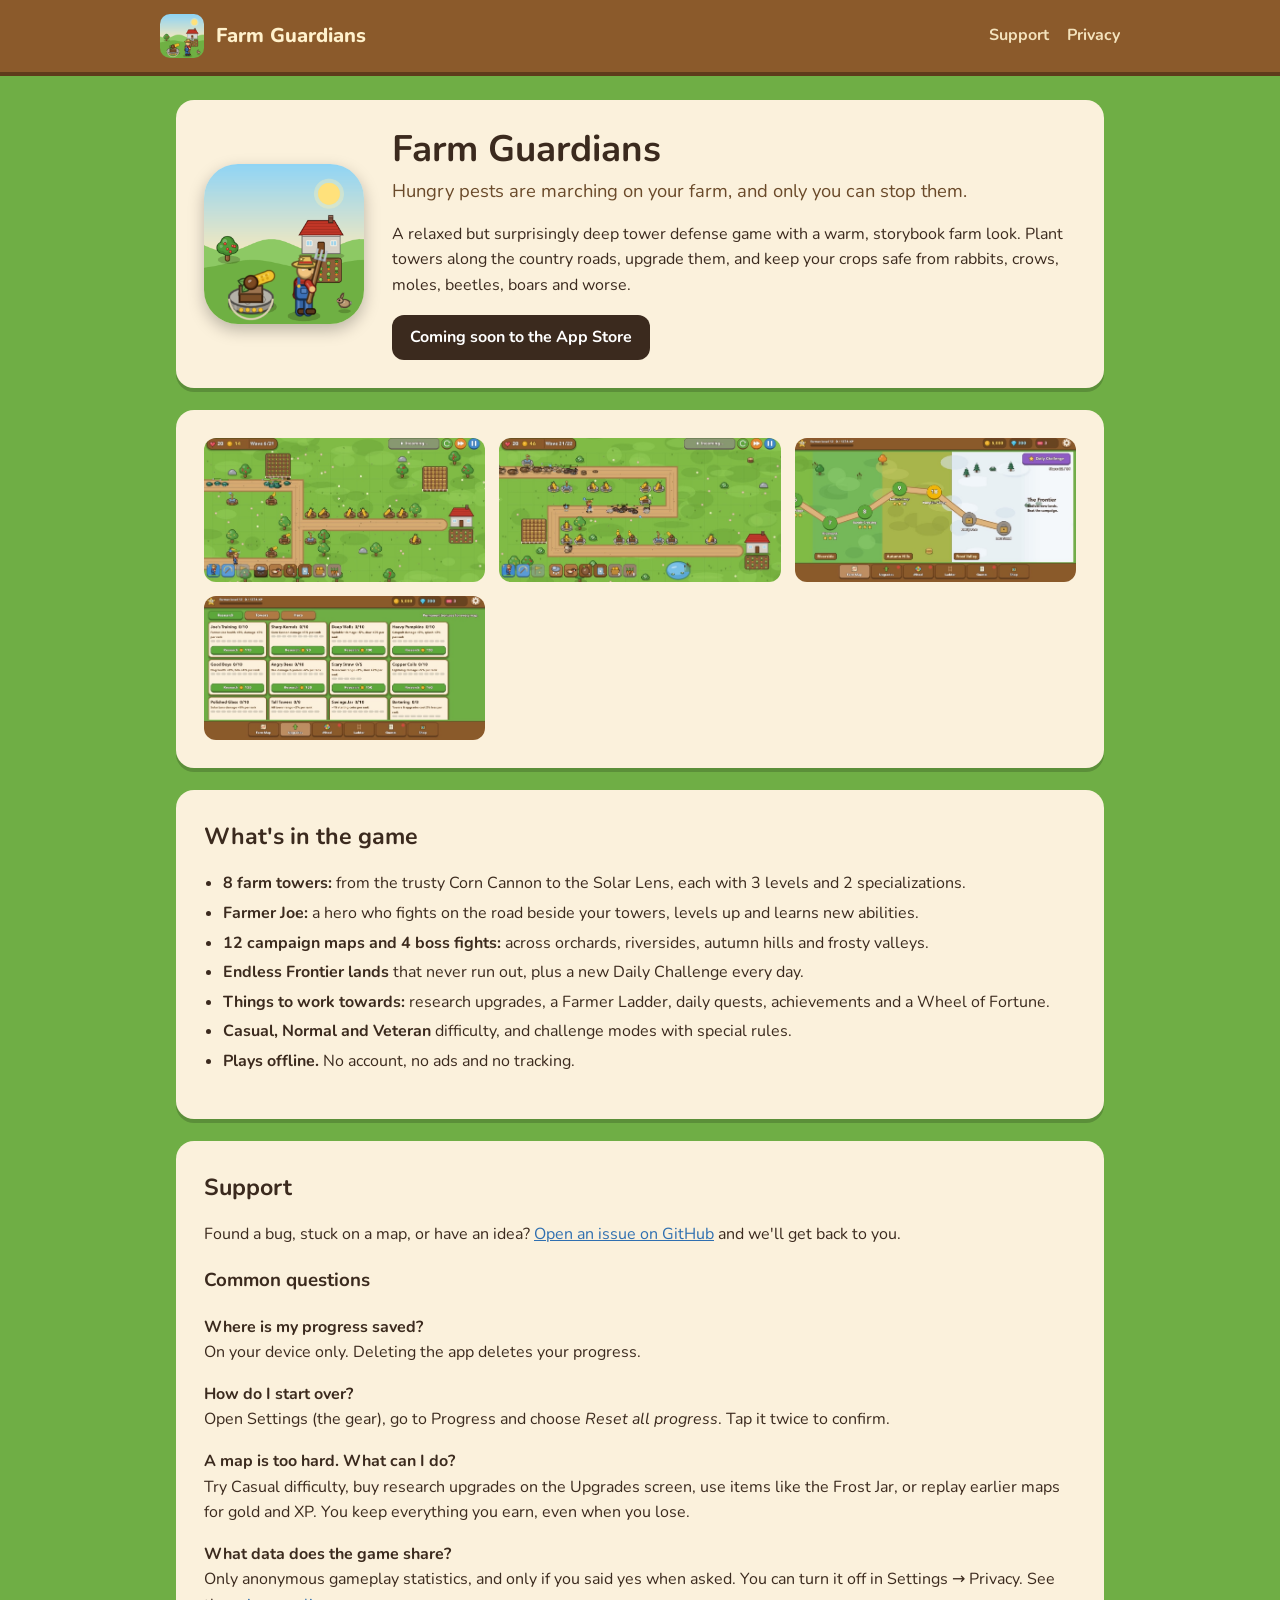
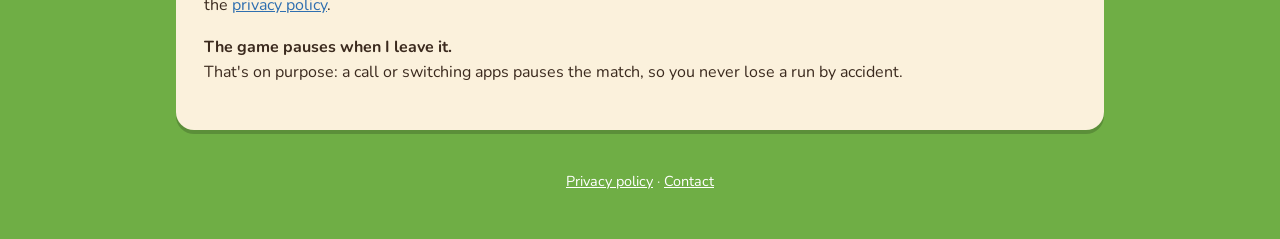
<file: index.html>
<!doctype html>
<html lang="en">
<head>
	<meta charset="utf-8">
	<meta name="viewport" content="width=device-width, initial-scale=1">
	<title>Farm Guardians: Tower Defense</title>
	<meta name="description" content="Defend your farm from hungry pests in a relaxed but deep tower defense game. Free, offline, no ads, no tracking.">
	<link rel="icon" href="img/icon.png">
	<link rel="apple-touch-icon" href="img/icon.png">
	<link rel="preconnect" href="https://fonts.googleapis.com">
	<link href="https://fonts.googleapis.com/css2?family=Nunito:wght@400;700;800&display=swap" rel="stylesheet">
	<link rel="stylesheet" href="style.css">
</head>
<body>
	<header>
		<div class="bar">
			<img src="img/icon.png" alt="">
			<a href="./">Farm Guardians</a>
			<nav>
				<a href="#support">Support</a>
				<a href="privacy.html">Privacy</a>
			</nav>
		</div>
	</header>

	<main>
		<section class="card hero">
			<img src="img/icon.png" alt="Farm Guardians app icon">
			<div>
				<h1>Farm Guardians</h1>
				<p class="tagline">Hungry pests are marching on your farm, and only you can stop them.</p>
				<p>A relaxed but surprisingly deep tower defense game with a warm, storybook farm look. Plant towers along the country roads, upgrade them, and keep your crops safe from rabbits, crows, moles, beetles, boars and worse.</p>
				<span class="badge">Coming soon to the App Store</span>
			</div>
		</section>

		<section class="card">
			<div class="shots">
				<img src="img/1_battle.jpg" alt="Corn Cannons and Sprinklers defending the road from beetles" loading="lazy">
				<img src="img/2_late_wave.jpg" alt="A late wave of boars and rats against upgraded towers" loading="lazy">
				<img src="img/3_world.jpg" alt="The farm map with campaign lands and the Daily Challenge" loading="lazy">
				<img src="img/4_upgrades.jpg" alt="The research upgrades screen" loading="lazy">
			</div>
		</section>

		<section class="card">
			<h2>What's in the game</h2>
			<ul>
				<li><strong>8 farm towers:</strong> from the trusty Corn Cannon to the Solar Lens, each with 3 levels and 2 specializations.</li>
				<li><strong>Farmer Joe:</strong> a hero who fights on the road beside your towers, levels up and learns new abilities.</li>
				<li><strong>12 campaign maps and 4 boss fights:</strong> across orchards, riversides, autumn hills and frosty valleys.</li>
				<li><strong>Endless Frontier lands</strong> that never run out, plus a new Daily Challenge every day.</li>
				<li><strong>Things to work towards:</strong> research upgrades, a Farmer Ladder, daily quests, achievements and a Wheel of Fortune.</li>
				<li><strong>Casual, Normal and Veteran</strong> difficulty, and challenge modes with special rules.</li>
				<li><strong>Plays offline.</strong> No account, no ads and no tracking.</li>
			</ul>
		</section>

		<section class="card" id="support">
			<h2>Support</h2>
			<p>Found a bug, stuck on a map, or have an idea? <a href="https://github.com/hjelp/farm-guardians/issues">Open an issue on GitHub</a> and we'll get back to you.</p>
			<h3>Common questions</h3>
			<p><strong>Where is my progress saved?</strong><br>On your device only. Deleting the app deletes your progress.</p>
			<p><strong>How do I start over?</strong><br>Open Settings (the gear), go to Progress and choose <em>Reset all progress</em>. Tap it twice to confirm.</p>
			<p><strong>A map is too hard. What can I do?</strong><br>Try Casual difficulty, buy research upgrades on the Upgrades screen, use items like the Frost Jar, or replay earlier maps for gold and XP. You keep everything you earn, even when you lose.</p>
			<p><strong>What data does the game share?</strong><br>Only anonymous gameplay statistics, and only if you said yes when asked. You can turn it off in Settings → Privacy. See the <a href="privacy.html">privacy policy</a>.</p>
			<p><strong>The game pauses when I leave it.</strong><br>That's on purpose: a call or switching apps pauses the match, so you never lose a run by accident.</p>
		</section>
	</main>

	<footer>
		<p><a href="privacy.html">Privacy policy</a> · <a href="https://github.com/hjelp/farm-guardians/issues">Contact</a></p>
	</footer>
</body>
</html>
</file>
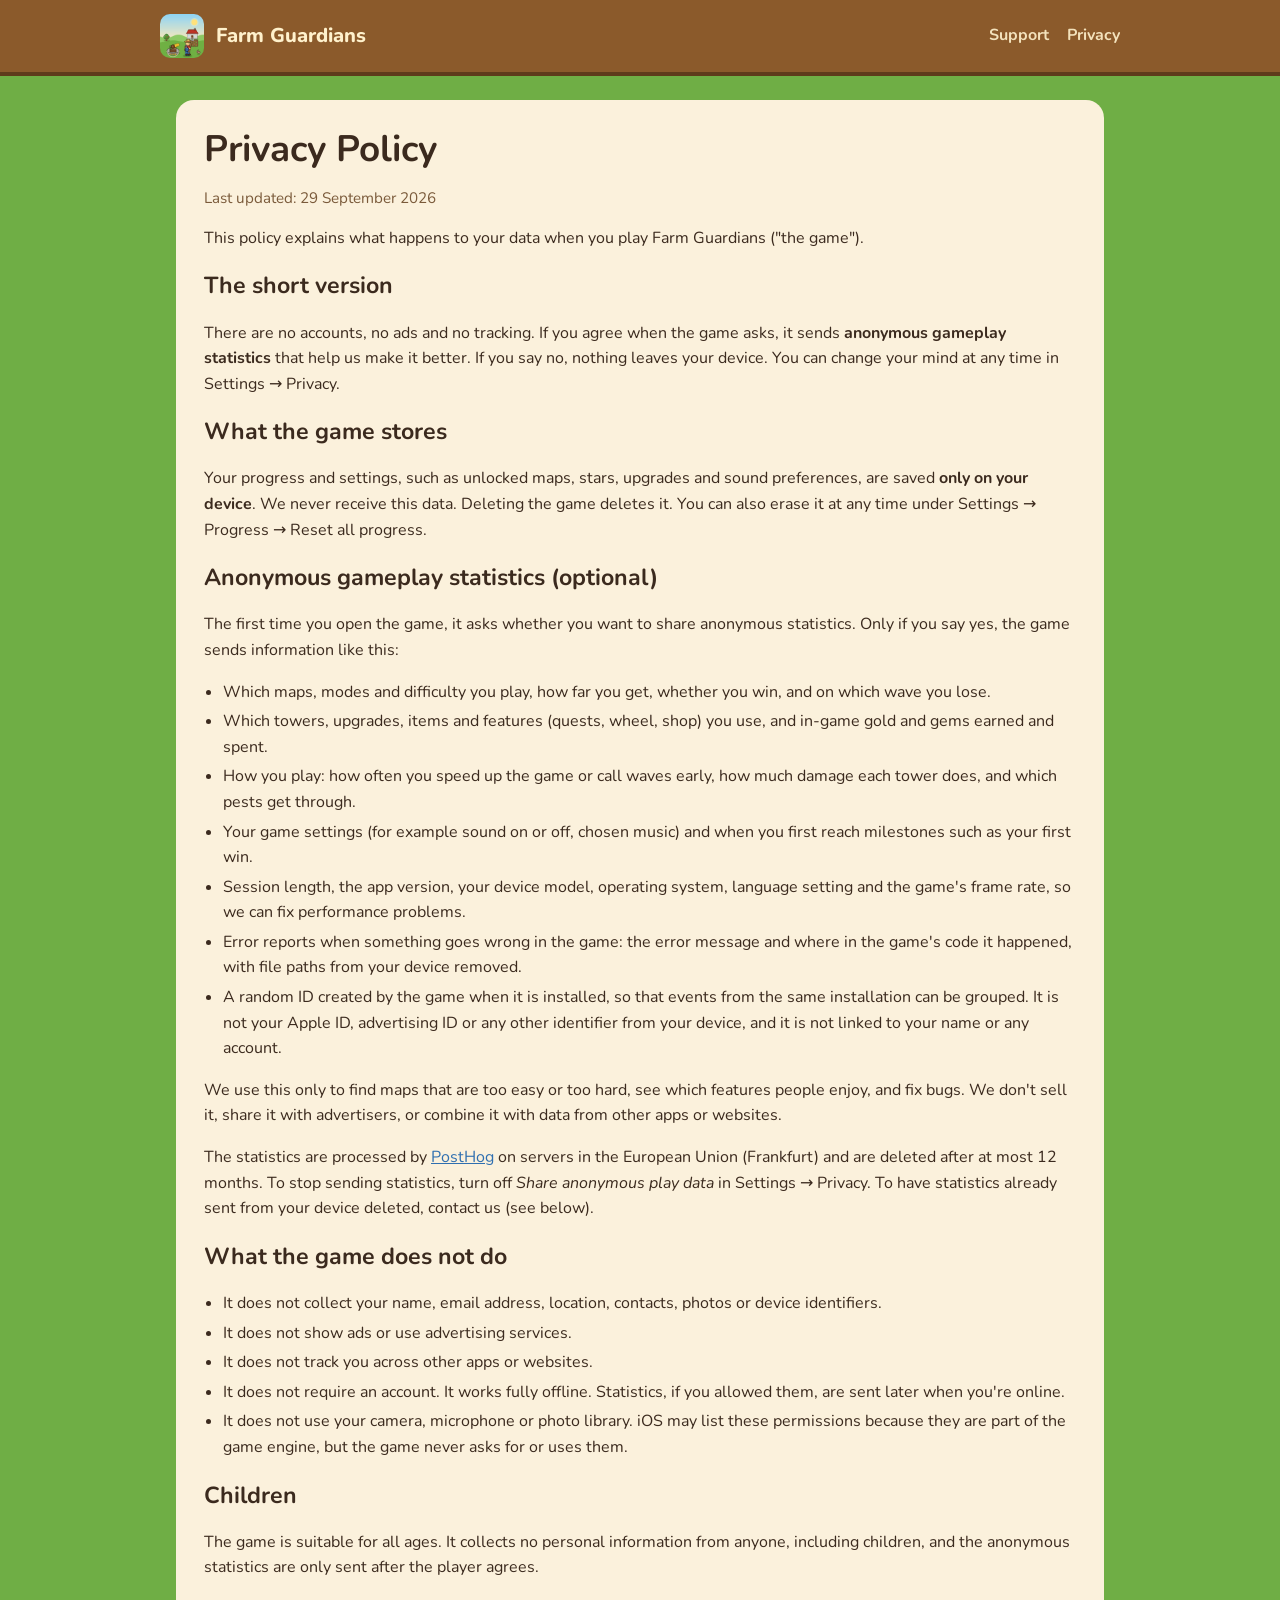
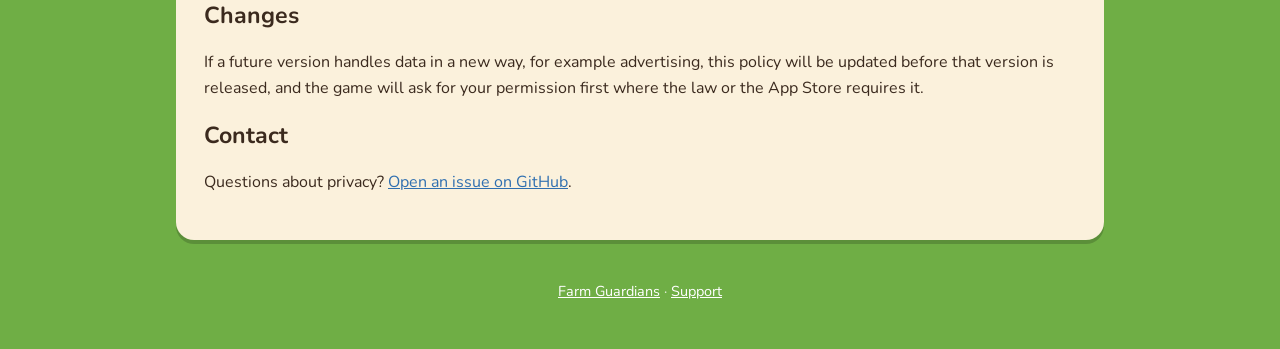
<file: privacy.html>
<!doctype html>
<html lang="en">
<head>
	<meta charset="utf-8">
	<meta name="viewport" content="width=device-width, initial-scale=1">
	<title>Privacy Policy – Farm Guardians</title>
	<link rel="icon" href="img/icon.png">
	<link rel="preconnect" href="https://fonts.googleapis.com">
	<link href="https://fonts.googleapis.com/css2?family=Nunito:wght@400;700;800&display=swap" rel="stylesheet">
	<link rel="stylesheet" href="style.css">
</head>
<body>
	<header>
		<div class="bar">
			<img src="img/icon.png" alt="">
			<a href="./">Farm Guardians</a>
			<nav>
				<a href="./#support">Support</a>
				<a href="privacy.html">Privacy</a>
			</nav>
		</div>
	</header>

	<main>
		<article class="card">
			<h1>Privacy Policy</h1>
			<p class="muted">Last updated: 29 September 2026</p>

			<p>This policy explains what happens to your data when you play Farm Guardians ("the game").</p>

			<h2>The short version</h2>
			<p>There are no accounts, no ads and no tracking. If you agree when the game asks, it sends <strong>anonymous gameplay statistics</strong> that help us make it better. If you say no, nothing leaves your device. You can change your mind at any time in Settings → Privacy.</p>

			<h2>What the game stores</h2>
			<p>Your progress and settings, such as unlocked maps, stars, upgrades and sound preferences, are saved <strong>only on your device</strong>. We never receive this data. Deleting the game deletes it. You can also erase it at any time under Settings → Progress → Reset all progress.</p>

			<h2>Anonymous gameplay statistics (optional)</h2>
			<p>The first time you open the game, it asks whether you want to share anonymous statistics. Only if you say yes, the game sends information like this:</p>
			<ul>
				<li>Which maps, modes and difficulty you play, how far you get, whether you win, and on which wave you lose.</li>
				<li>Which towers, upgrades, items and features (quests, wheel, shop) you use, and in-game gold and gems earned and spent.</li>
				<li>How you play: how often you speed up the game or call waves early, how much damage each tower does, and which pests get through.</li>
				<li>Your game settings (for example sound on or off, chosen music) and when you first reach milestones such as your first win.</li>
				<li>Session length, the app version, your device model, operating system, language setting and the game's frame rate, so we can fix performance problems.</li>
				<li>Error reports when something goes wrong in the game: the error message and where in the game's code it happened, with file paths from your device removed.</li>
				<li>A random ID created by the game when it is installed, so that events from the same installation can be grouped. It is not your Apple ID, advertising ID or any other identifier from your device, and it is not linked to your name or any account.</li>
			</ul>
			<p>We use this only to find maps that are too easy or too hard, see which features people enjoy, and fix bugs. We don't sell it, share it with advertisers, or combine it with data from other apps or websites.</p>
			<p>The statistics are processed by <a href="https://posthog.com/privacy">PostHog</a> on servers in the European Union (Frankfurt) and are deleted after at most 12 months. To stop sending statistics, turn off <em>Share anonymous play data</em> in Settings → Privacy. To have statistics already sent from your device deleted, contact us (see below).</p>

			<h2>What the game does not do</h2>
			<ul>
				<li>It does not collect your name, email address, location, contacts, photos or device identifiers.</li>
				<li>It does not show ads or use advertising services.</li>
				<li>It does not track you across other apps or websites.</li>
				<li>It does not require an account. It works fully offline. Statistics, if you allowed them, are sent later when you're online.</li>
				<li>It does not use your camera, microphone or photo library. iOS may list these permissions because they are part of the game engine, but the game never asks for or uses them.</li>
			</ul>

			<h2>Children</h2>
			<p>The game is suitable for all ages. It collects no personal information from anyone, including children, and the anonymous statistics are only sent after the player agrees.</p>

			<h2>Changes</h2>
			<p>If a future version handles data in a new way, for example advertising, this policy will be updated before that version is released, and the game will ask for your permission first where the law or the App Store requires it.</p>

			<h2>Contact</h2>
			<p>Questions about privacy? <a href="https://github.com/hjelp/farm-guardians/issues">Open an issue on GitHub</a>.</p>
		</article>
	</main>

	<footer>
		<p><a href="./">Farm Guardians</a> · <a href="./#support">Support</a></p>
	</footer>
</body>
</html>
</file>
<file: style.css>
:root {
	--ink: #3b2a1e;
	--paper: #fbf1dc;
	--paper-dark: #efdcb6;
	--wood: #8b5a2b;
	--grass: #6fae45;
	--grass-dark: #4f8a2f;
	--gold: #f2b705;
	--link: #2f6fb0;
}

* { box-sizing: border-box; }

body {
	margin: 0;
	font-family: "Nunito", system-ui, -apple-system, "Segoe UI", sans-serif;
	color: var(--ink);
	background: var(--grass);
	line-height: 1.6;
}

header {
	background: var(--wood);
	color: #fff1cc;
	padding: 14px 16px;
	border-bottom: 4px solid #5e3b1b;
}

header .bar {
	max-width: 960px;
	margin: 0 auto;
	display: flex;
	align-items: center;
	gap: 12px;
}

header img { width: 44px; height: 44px; border-radius: 10px; }
header a { color: inherit; text-decoration: none; font-weight: 800; font-size: 1.25rem; }
header nav { margin-left: auto; display: flex; gap: 18px; }
header nav a { font-size: 1rem; font-weight: 700; opacity: 0.9; }

main {
	max-width: 960px;
	margin: 24px auto 40px;
	padding: 0 16px;
}

.card {
	background: var(--paper);
	border-radius: 18px;
	padding: 28px;
	box-shadow: 0 4px 0 rgba(0, 0, 0, 0.18);
	margin-bottom: 22px;
}

.hero { display: flex; gap: 28px; align-items: center; flex-wrap: wrap; }
.hero img { width: 160px; height: 160px; border-radius: 34px; box-shadow: 0 6px 16px rgba(0, 0, 0, 0.25); }
.hero div { flex: 1; min-width: 240px; }

h1 { margin: 0 0 6px; font-size: 2.3rem; line-height: 1.15; }
h2 { margin: 0 0 12px; font-size: 1.45rem; }
.tagline { font-size: 1.15rem; margin: 0 0 12px; color: #6a4a2a; }

.badge {
	display: inline-block;
	background: var(--ink);
	color: #fff;
	padding: 10px 18px;
	border-radius: 12px;
	font-weight: 700;
}

.shots {
	display: grid;
	grid-template-columns: repeat(auto-fit, minmax(280px, 1fr));
	gap: 14px;
}

.shots img { width: 100%; border-radius: 12px; display: block; }

ul { padding-left: 1.2em; }
li { margin: 4px 0; }
a { color: var(--link); }

.muted { color: #7a5a3a; font-size: 0.95rem; }

footer {
	text-align: center;
	color: #eef7e6;
	font-size: 0.9rem;
	padding: 0 16px 32px;
}

footer a { color: #fff; }

@media (max-width: 560px) {
	.card { padding: 20px; }
	h1 { font-size: 1.8rem; }
	.hero img { width: 112px; height: 112px; border-radius: 24px; }
	header nav { gap: 12px; }
}
</file>
